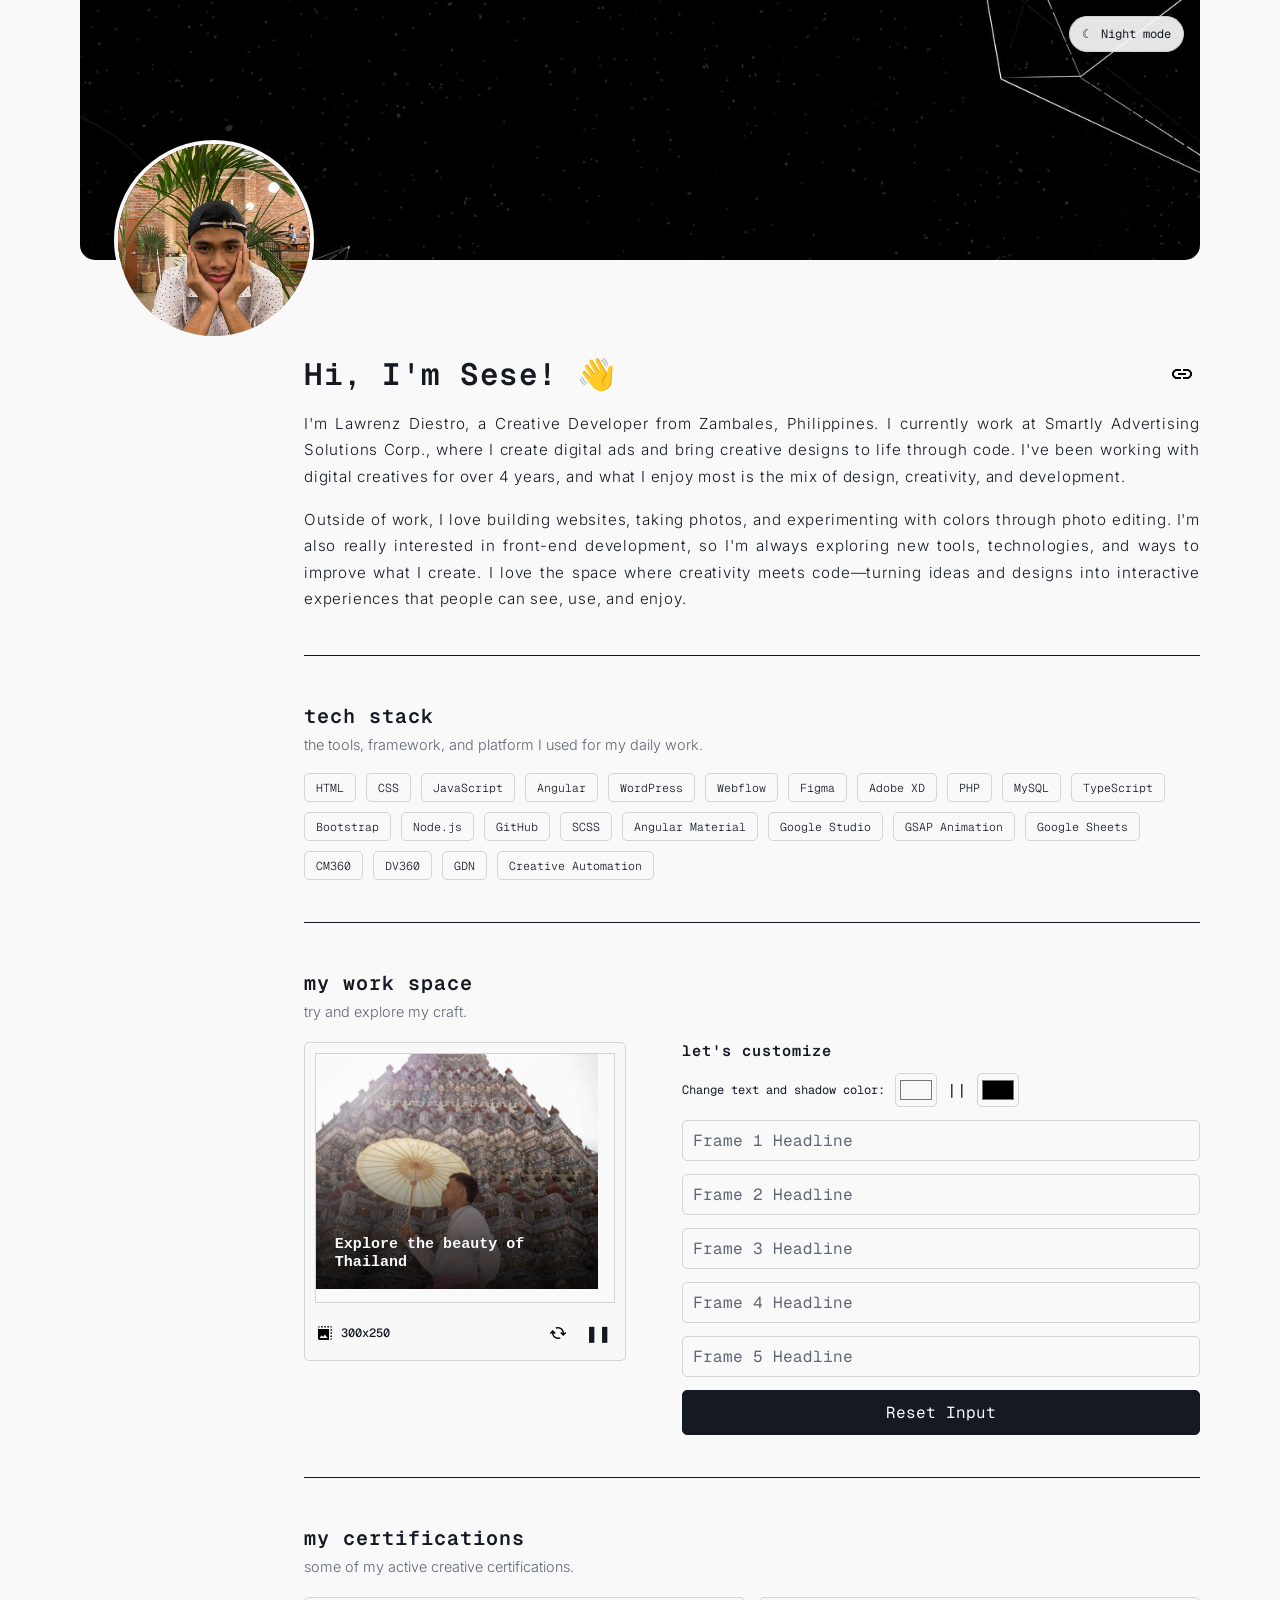
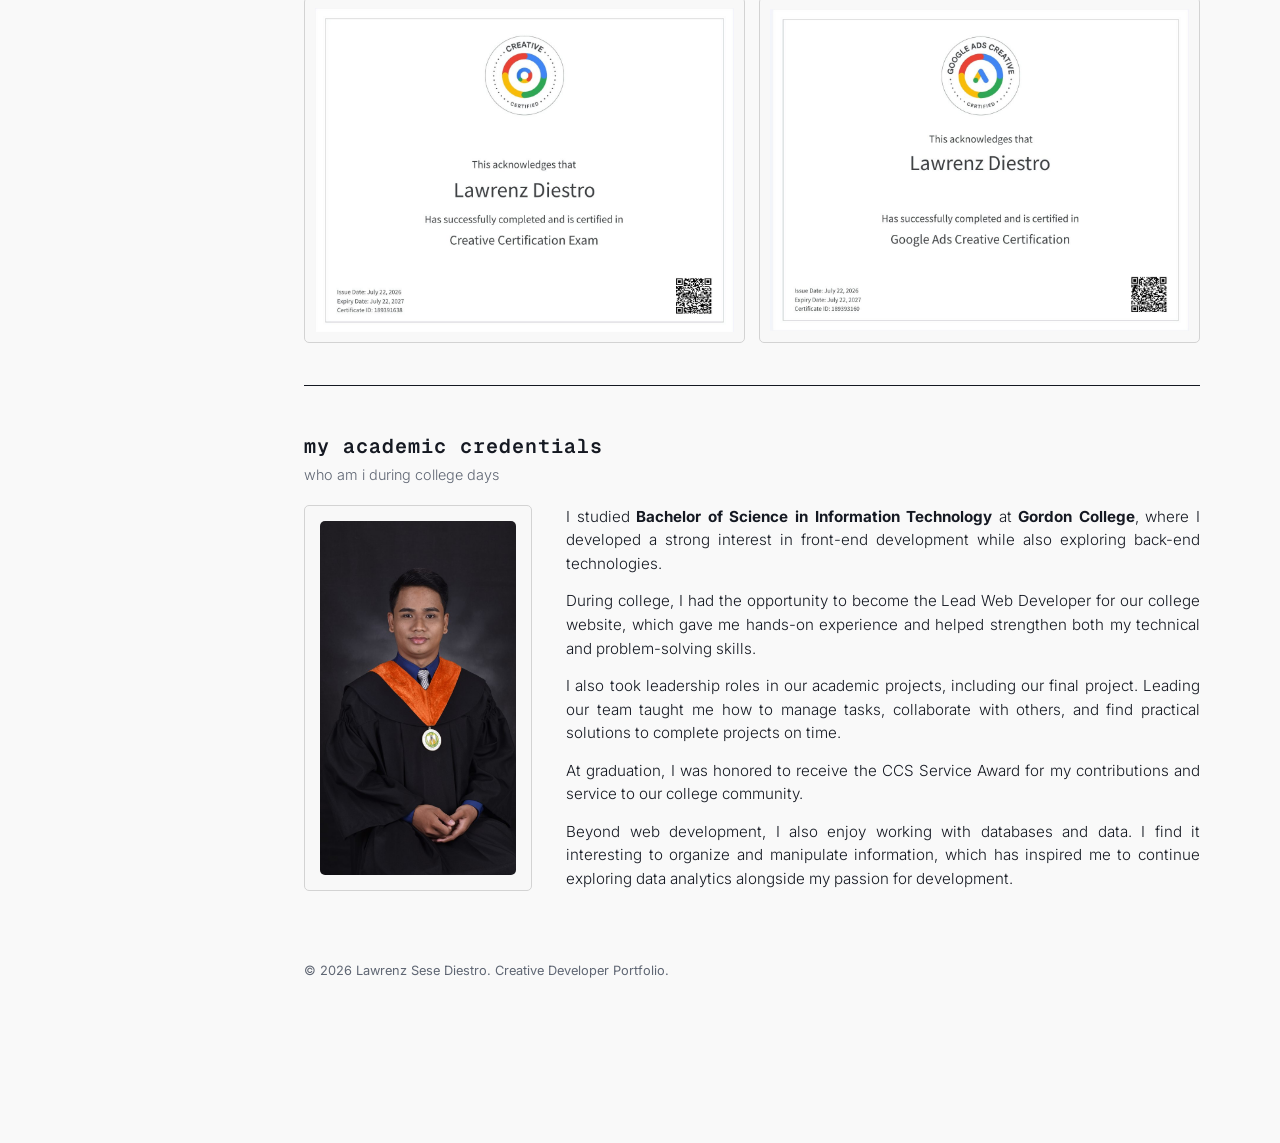
<file: diestro-portfolio-2026/index.html>
<!doctype html>
<html lang="en">
    <head>
        <meta charset="UTF-8" />
        <meta name="viewport" content="width=device-width, initial-scale=1.0" />
        <meta
            name="description"
            content="Portfolio of Lawrenz Sese Diestro, a Creative Developer from the Philippines specializing in front-end development, dynamic HTML5 creatives, GSAP animation, and creative automation."
        />
        <meta name="author" content="Lawrenz Sese Diestro" />
        <meta name="robots" content="index, follow" />
        <meta name="theme-color" content="#151922" />

        <meta property="og:type" content="website" />
        <meta property="og:title" content="Lawrenz Sese Diestro | Creative Developer Portfolio" />
        <meta
            property="og:description"
            content="Creative Developer portfolio showcasing front-end development, dynamic HTML5 ads, GSAP animation, and creative automation work."
        />
        <meta property="og:image" content="./assets/profile-pic.jpg" />

        <meta name="twitter:card" content="summary_large_image" />
        <meta name="twitter:title" content="Lawrenz Sese Diestro | Creative Developer Portfolio" />
        <meta
            name="twitter:description"
            content="Creative Developer portfolio showcasing front-end development, dynamic HTML5 ads, GSAP animation, and creative automation work."
        />
        <meta name="twitter:image" content="./assets/profile-pic.jpg" />

        <link rel="preconnect" href="https://fonts.googleapis.com" />
        <link rel="preconnect" href="https://fonts.gstatic.com" crossorigin />
        <link
            href="https://fonts.googleapis.com/css2?family=Geist+Mono:ital,wght@0,100..900;1,100..900&family=Inter:ital,opsz,wght@0,14..32,100..900;1,14..32,100..900&display=swap"
            rel="stylesheet"
        />
        <link rel="stylesheet" href="./style.css" />
        <link rel="icon" href="./assets/profile-pic.jpg" type="image/jpeg" />

        <script type="application/ld+json">
            {
                "@context": "https://schema.org",
                "@type": "Person",
                "name": "Lawrenz Sese Diestro",
                "alternateName": "Sese",
                "jobTitle": "Creative Developer",
                "address": {
                    "@type": "PostalAddress",
                    "addressCountry": "PH"
                },
                "knowsAbout": [
                    "Front-end Development",
                    "HTML5 Creative Development",
                    "GSAP Animation",
                    "Creative Automation",
                    "Dynamic Ads",
                    "Web Development"
                ]
            }
        </script>

        <title>Lawrenz Sese Diestro | Creative Developer Portfolio</title>
    </head>
    <body>
        <a class="skip-link" href="#main-content">Skip to content</a>

        <div id="body-content">
            <header id="header-container" class="site-header">
                <div id="header-background" class="hero-banner" aria-label="Portfolio hero banner">
                    <img src="./assets/bg.jpg" alt="Abstract portfolio banner background" />

                    <div id="profile-picture" class="profile-picture">
                        <img src="./assets/profile-pic.jpg" alt="Portrait of Lawrenz Sese Diestro" />
                    </div>
                </div>

                <button id="theme-toggle" class="theme-toggle" type="button" aria-label="Switch to night mode">
                    <span class="theme-icon" aria-hidden="true">☾</span>
                    <span class="theme-text">Night mode</span>
                </button>
            </header>

            <main id="main-content">
                <section id="about" class="content-section about-section" aria-labelledby="about-title">
                    <div class="section-inner about-inner">
                        <div id="about-top" class="about-top">
                            <h1 id="about-title">Hi, I'm Sese! 👋</h1>

                            <a id="connect-icon" class="connect-icon" href="#work" aria-label="View my work section">
                                <img src="./assets/link.png" alt="" aria-hidden="true" title="View my work" />
                            </a>
                        </div>

                        <div id="about-bottom" class="about-bottom">
                            <p>
                                I'm Lawrenz Diestro, a Creative Developer from Zambales, Philippines. I currently work
                                at Smartly Advertising Solutions Corp., where I create digital ads and bring creative
                                designs to life through code. I've been working with digital creatives for over 4 years,
                                and what I enjoy most is the mix of design, creativity, and development.
                            </p>
                            <p>
                                Outside of work, I love building websites, taking photos, and experimenting with colors
                                through photo editing. I'm also really interested in front-end development, so I'm always
                                exploring new tools, technologies, and ways to improve what I create. I love the space
                                where creativity meets code—turning ideas and designs into interactive experiences that
                                people can see, use, and enjoy.
                            </p>
                        </div>
                    </div>
                </section>

                <div class="divider-container" aria-hidden="true">
                    <div class="divider"></div>
                </div>

                <section id="tech-stack" class="content-section" aria-labelledby="tech-stack-title">
                    <div class="section-inner">
                        <h2 id="tech-stack-title" class="section-title">tech stack</h2>
                        <p class="section-subtitle">the tools, framework, and platform I used for my daily work.</p>

                        <div id="tech-stacks" class="tech-stacks" aria-label="Technical skills and platforms">
                            <div class="tech-box"><p>HTML</p></div>
                            <div class="tech-box"><p>CSS</p></div>
                            <div class="tech-box"><p>JavaScript</p></div>
                            <div class="tech-box"><p>Angular</p></div>
                            <div class="tech-box"><p>WordPress</p></div>
                            <div class="tech-box"><p>Webflow</p></div>
                            <div class="tech-box"><p>Figma</p></div>
                            <div class="tech-box"><p>Adobe XD</p></div>
                            <div class="tech-box"><p>PHP</p></div>
                            <div class="tech-box"><p>MySQL</p></div>
                            <div class="tech-box"><p>TypeScript</p></div>
                            <div class="tech-box"><p>Bootstrap</p></div>
                            <div class="tech-box"><p>Node.js</p></div>
                            <div class="tech-box"><p>GitHub</p></div>
                            <div class="tech-box"><p>SCSS</p></div>
                            <div class="tech-box"><p>Angular Material</p></div>
                            <div class="tech-box"><p>Google Studio</p></div>
                            <div class="tech-box"><p>GSAP Animation</p></div>
                            <div class="tech-box"><p>Google Sheets</p></div>
                            <div class="tech-box"><p>CM360</p></div>
                            <div class="tech-box"><p>DV360</p></div>
                            <div class="tech-box"><p>GDN</p></div>
                            <div class="tech-box"><p>Creative Automation</p></div>
                        </div>
                    </div>
                </section>

                <div class="divider-container" aria-hidden="true">
                    <div class="divider"></div>
                </div>

                <section id="work" class="content-section" aria-labelledby="work-title">
                    <div class="section-inner">
                        <h2 id="work-title" class="section-title">my work space</h2>
                        <p class="section-subtitle">try and explore my craft.</p>

                        <div id="animation-tab" class="animation-tab">
                            <div id="iframe-container" class="iframe-container">
                                <iframe
                                    id="sample-card"
                                    scrolling="no"
                                    src="./samples/creative.html"
                                    title="Interactive HTML5 creative ad preview"
                                    loading="lazy"
                                ></iframe>

                                <div id="iframe-control" class="iframe-control">
                                    <div id="creative-size" class="creative-size">
                                        <img src="./assets/creative-size.svg" alt="" aria-hidden="true" />
                                        <p>300x250</p>
                                    </div>

                                    <div id="reload" class="reload-actions">
                                        <button id="reload-creative" type="button" aria-label="Replay creative animation">
                                            <img src="./assets/reload.svg" alt="" aria-hidden="true" />
                                        </button>
                                        <button id="pause-creative" type="button" aria-label="Pause creative">❚❚</button>
                                    </div>
                                </div>
                            </div>

                            <form id="playground-container" class="playground-container">
                                <h3 class="section-title small-title">let's customize</h3>

                                <div id="color-picker" class="color-picker">
                                    <label id="label" class="color-label" for="headline-color">
                                        Change text and shadow color:
                                    </label>
                                    <input type="color" id="headline-color" name="headline-color" value="#f9f9f9" />
                                    <span aria-hidden="true">||</span>
                                    <label class="visually-hidden" for="gradient-color">Change gradient color</label>
                                    <input type="color" id="gradient-color" name="gradient-color" value="#000000" />
                                </div>

                                <label class="visually-hidden" for="frame1-input">Frame 1 headline</label>
                                <input
                                    type="text"
                                    placeholder="Frame 1 Headline"
                                    id="frame1-input"
                                    data-dynamic-headline
                                    data-target="frame1headline"
                                />

                                <label class="visually-hidden" for="frame2-input">Frame 2 headline</label>
                                <input
                                    type="text"
                                    placeholder="Frame 2 Headline"
                                    id="frame2-input"
                                    data-dynamic-headline
                                    data-target="frame2headline"
                                />

                                <label class="visually-hidden" for="frame3-input">Frame 3 headline</label>
                                <input
                                    type="text"
                                    placeholder="Frame 3 Headline"
                                    id="frame3-input"
                                    data-dynamic-headline
                                    data-target="frame3headline"
                                />

                                <label class="visually-hidden" for="frame4-input">Frame 4 headline</label>
                                <input
                                    type="text"
                                    placeholder="Frame 4 Headline"
                                    id="frame4-input"
                                    data-dynamic-headline
                                    data-target="frame4headline"
                                />

                                <label class="visually-hidden" for="frame5-input">Frame 5 headline</label>
                                <input
                                    type="text"
                                    placeholder="Frame 5 Headline"
                                    id="frame5-input"
                                    data-dynamic-headline
                                    data-target="frame5headline"
                                />

                                <button id="reset" type="button">Reset Input</button>
                            </form>
                        </div>
                    </div>
                </section>

                <div class="divider-container" aria-hidden="true">
                    <div class="divider"></div>
                </div>

                <section id="certifications" class="content-section" aria-labelledby="certifications-title">
                    <div class="section-inner">
                        <h2 id="certifications-title" class="section-title">my certifications</h2>
                        <p class="section-subtitle">some of my active creative certifications.</p>

                        <div id="cert-container" class="cert-container">
                            <figure class="cert-card">
                                <img
                                    src="./assets/google-cert-1.jpg"
                                    alt="Google certification earned by Lawrenz Sese Diestro"
                                    loading="lazy"
                                />
                            </figure>
                            <figure class="cert-card">
                                <img
                                    src="./assets/google-cert-2.jpg"
                                    alt="Google creative certification earned by Lawrenz Sese Diestro"
                                    loading="lazy"
                                />
                            </figure>
                        </div>
                    </div>
                </section>

                <div class="divider-container" aria-hidden="true">
                    <div class="divider"></div>
                </div>

                <section id="academic" class="content-section" aria-labelledby="academic-title">
                    <div class="section-inner">
                        <h2 id="academic-title" class="section-title">my academic credentials</h2>
                        <p class="section-subtitle">who am i during college days</p>

                        <div id="acad-container" class="acad-container">
                            <figure id="grad-image" class="grad-image">
                                <img
                                    src="./assets/_GCO 1361.jpg"
                                    alt="Lawrenz Sese Diestro during graduation"
                                    loading="lazy"
                                />
                            </figure>

                            <div id="grad-content" class="grad-content">
                                <p>
                                    I studied <strong>Bachelor of Science in Information Technology</strong> at
                                    <strong>Gordon College</strong>, where I developed a strong interest in front-end
                                    development while also exploring back-end technologies.
                                </p>
                                <p>
                                    During college, I had the opportunity to become the Lead Web Developer for our
                                    college website, which gave me hands-on experience and helped strengthen both my
                                    technical and problem-solving skills.
                                </p>
                                <p>
                                    I also took leadership roles in our academic projects, including our final project.
                                    Leading our team taught me how to manage tasks, collaborate with others, and find
                                    practical solutions to complete projects on time.
                                </p>
                                <p>
                                    At graduation, I was honored to receive the CCS Service Award for my contributions
                                    and service to our college community.
                                </p>
                                <p>
                                    Beyond web development, I also enjoy working with databases and data. I find it
                                    interesting to organize and manipulate information, which has inspired me to continue
                                    exploring data analytics alongside my passion for development.
                                </p>
                            </div>
                        </div>
                    </div>
                </section>
            </main>

            <footer id="bottom-nav" class="site-footer">
                <p>© 2026 Lawrenz Sese Diestro. Creative Developer Portfolio.</p>
            </footer>
        </div>

        <script src="./script.js" defer></script>
    </body>
</html>
</file>
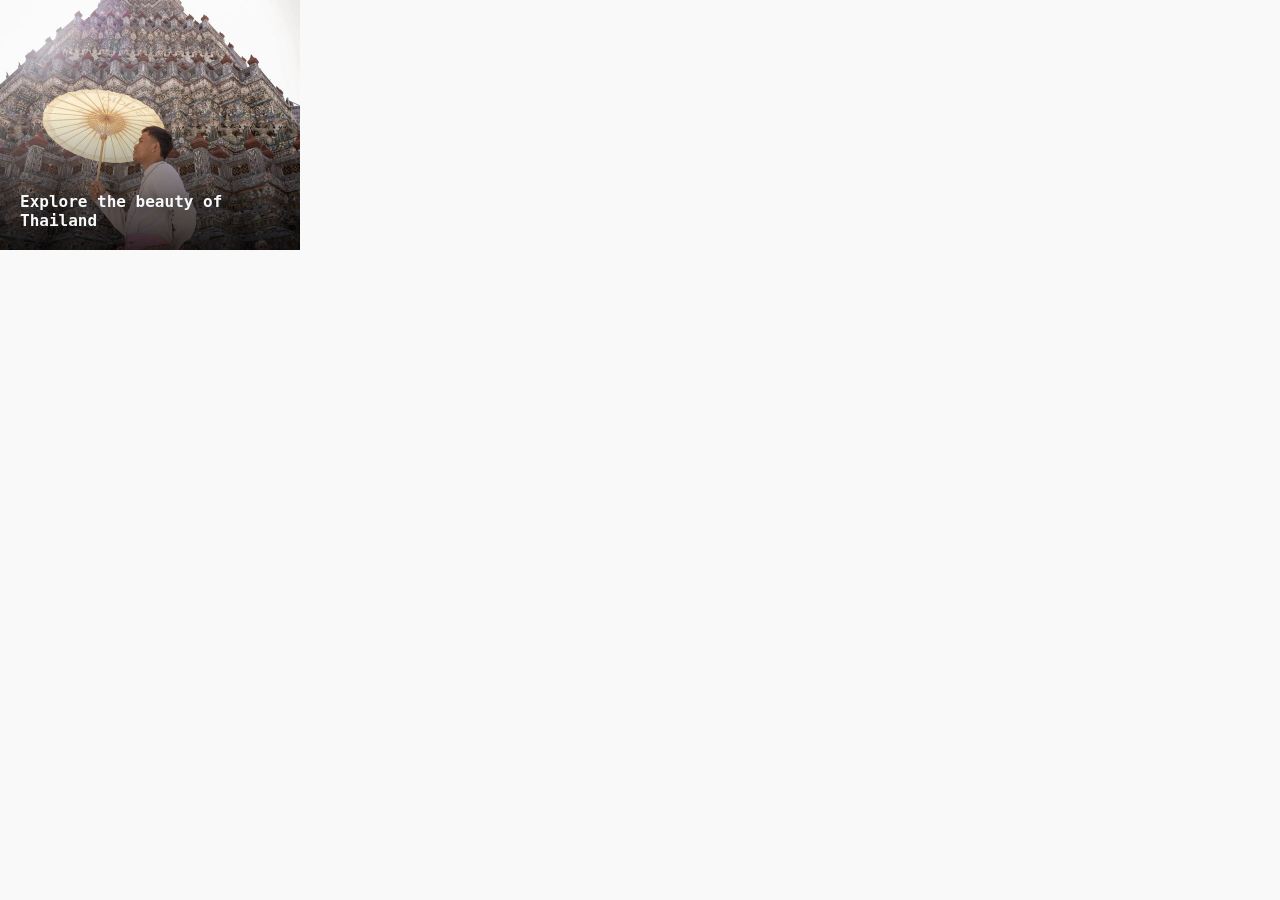
<file: diestro-portfolio-2026/samples/creative.html>
<!doctype html>
<html lang="en">
    <head>
        <meta charset="UTF-8" />
        <meta name="viewport" content="width=device-width, initial-scale=1.0" />
        <meta name="robots" content="noindex" />
        <script src="https://cdn.jsdelivr.net/npm/gsap@3.15/dist/gsap.min.js"></script>
        <link rel="stylesheet" href="../style.css" />
        <title>Interactive HTML5 Creative Preview</title>
    </head>
    <body>
        <div id="creative-card" aria-label="Animated travel creative preview">
            <img id="image1" src="../assets/sample-bg.jpg" alt="Thailand travel destination background" />
            <img id="image2" src="../assets/asset-1.jpg" alt="Cave Beach Resort in Pattaya" />
            <img id="image3" src="../assets/asset-2.jpg" alt="Sanctuary of Truth travel photo" />
            <img id="image4" src="../assets/asset-3.jpg" alt="Thai costume uniform travel photo" />
            <img id="image5" src="../assets/asset-4.jpg" alt="Wat Arun temple travel photo" />
            <div id="bottom-gradient"></div>

            <p id="frame1headline">Explore the beauty of <br />Thailand</p>
            <p id="frame2headline">Cave Beach Resort, <br />Pattaya</p>
            <p id="frame3headline">Sanctuary of Truth</p>
            <p id="frame4headline">Thai Costume Uniform</p>
            <p id="frame5headline">Wat Arun</p>
        </div>

        <script src="./creative.js"></script>
    </body>
</html>
</file>
<file: diestro-portfolio-2026/style.css>
:root {
    --color-dark: #151922;
    --color-light: #f9f9f9;
    --color-border: #d3d3d3;
    --color-muted: #5f6673;
    --page-bg: var(--color-light);
    --text-color: var(--color-dark);
    --surface-bg: rgba(249, 249, 249, 0.92);
    --soft-surface: rgba(211, 211, 211, 0.22);
    --divider-color: var(--color-dark);
    --font-heading: "Geist Mono", monospace;
    --font-body: "Inter", sans-serif;
    --container-width: min(1120px, calc(100% - 32px));
    --content-offset: 20%;
    --radius-sm: 5px;
    --radius-md: 12px;
    --transition: 0.3s ease;
}

body.dark-theme {
    --page-bg: var(--color-dark);
    --text-color: var(--color-light);
    --surface-bg: rgba(21, 25, 34, 0.92);
    --soft-surface: rgba(249, 249, 249, 0.07);
    --divider-color: var(--color-border);
    --color-muted: #d3d3d3;
}

* {
    box-sizing: border-box;
    margin: 0;
    padding: 0;
    scroll-behavior: smooth;
}

html {
    font-size: 16px;
}

body {
    min-width: 320px;
    overflow-x: hidden;
    background-color: var(--page-bg);
    color: var(--text-color);
    font-family: var(--font-heading);
    transition:
        background-color var(--transition),
        color var(--transition);
}

button,
input {
    font: inherit;
}

button {
    cursor: pointer;
}

img {
    display: block;
    max-width: 100%;
}

.skip-link {
    position: fixed;
    top: 12px;
    left: 12px;
    z-index: 100;
    transform: translateY(-150%);
    background-color: var(--color-dark);
    color: var(--color-light);
    padding: 10px 14px;
    border-radius: var(--radius-sm);
    text-decoration: none;
    transition: transform var(--transition);
}

.skip-link:focus {
    transform: translateY(0);
}

.visually-hidden {
    position: absolute;
    width: 1px;
    height: 1px;
    padding: 0;
    margin: -1px;
    overflow: hidden;
    clip: rect(0, 0, 0, 0);
    white-space: nowrap;
    border: 0;
}

#body-content {
    width: 100%;
    min-height: 100vh;
    margin: auto;
    display: flex;
    flex-direction: column;
}

.site-header {
    width: var(--container-width);
    margin: 0 auto;
    position: relative;
}

.hero-banner {
    width: 100%;
    height: clamp(180px, 28vw, 260px);
    position: relative;
}

.hero-banner > img {
    width: 100%;
    height: 100%;
    object-fit: cover;
    border-radius: 0 0 15px 15px;
}

.profile-picture {
    position: absolute;
    width: clamp(120px, 17vw, 200px);
    aspect-ratio: 1 / 1;
    border-radius: 50%;
    overflow: hidden;
    display: flex;
    top: 54%;
    left: clamp(12px, 3vw, 34px);
    border: 4px solid var(--page-bg);
    background-color: var(--page-bg);
    transition:
        border-color var(--transition),
        background-color var(--transition);
}

.profile-picture img {
    width: 100%;
    height: 100%;
    object-fit: cover;
}

.theme-toggle {
    position: absolute;
    top: 16px;
    right: 16px;
    display: inline-flex;
    align-items: center;
    gap: 8px;
    border: 1px solid var(--color-border);
    background-color: var(--surface-bg);
    color: var(--text-color);
    padding: 9px 12px;
    border-radius: 999px;
    font-size: 12px;
    transition:
        background-color var(--transition),
        color var(--transition),
        border-color var(--transition),
        transform var(--transition);
}

.theme-toggle:hover,
.theme-toggle:focus-visible {
    transform: translateY(-2px);
}

main {
    width: 100%;
}

.content-section,
.divider-container {
    width: var(--container-width);
    margin: 0 auto;
    display: flex;
    justify-content: flex-end;
}

.content-section {
    padding-top: clamp(28px, 4vw, 48px);
}

.about-section {
    padding-top: clamp(76px, 10vw, 96px);
}

.section-inner {
    width: calc(100% - var(--content-offset));
    display: flex;
    flex-direction: column;
    align-items: flex-start;
}

.about-top {
    width: 100%;
    display: flex;
    align-items: center;
    justify-content: space-between;
    gap: 18px;
}

.about-top h1 {
    font-size: clamp(1.35rem, 2.4vw, 1.95rem);
    line-height: 1.2;
    letter-spacing: 1.5px;
    font-weight: 600;
}

.connect-icon {
    flex: 0 0 auto;
    display: inline-flex;
    padding: 6px;
    border-radius: 50%;
    transition:
        background-color var(--transition),
        transform var(--transition);
}

.connect-icon:hover,
.connect-icon:focus-visible {
    background-color: var(--soft-surface);
    transform: translateY(-2px);
}

.about-bottom {
    width: 100%;
    margin-top: 18px;
    display: grid;
    gap: 16px;
}

.about-bottom p,
.section-subtitle,
.grad-content p,
.site-footer p {
    font-family: var(--font-body);
}

.about-bottom p {
    font-size: clamp(0.82rem, 1.4vw, 0.95rem);
    font-weight: 300;
    letter-spacing: 0.8px;
    line-height: 1.75;
    text-align: justify;
}

.divider-container {
    margin-top: clamp(24px, 4vw, 42px);
}

.divider {
    width: calc(100% - var(--content-offset));
    height: 1px;
    background-color: var(--divider-color);
    transition: background-color var(--transition);
}

.section-title {
    margin-top: 0;
    font-size: clamp(1rem, 1.7vw, 1.25rem);
    line-height: 1.2;
    font-weight: 600;
    letter-spacing: 1px;
    text-transform: lowercase;
}

.section-title.small-title {
    font-size: 0.95rem;
}

.section-subtitle {
    margin-top: 8px;
    font-weight: 300;
    font-size: clamp(0.78rem, 1.2vw, 0.9rem);
    color: var(--color-muted);
    transition: color var(--transition);
}

.tech-stacks {
    margin-top: 20px;
    width: 100%;
    display: flex;
    flex-wrap: wrap;
    gap: 10px;
}

.tech-box {
    border: 1px solid var(--color-border);
    padding: 6px 11px;
    border-radius: var(--radius-sm);
    cursor: default;
    background-color: transparent;
    transition:
        background-color var(--transition),
        color var(--transition),
        transform var(--transition),
        border-color var(--transition);
}

.tech-box:hover,
.tech-box:focus-within {
    background-color: var(--color-dark);
    color: var(--color-light);
    transform: translateY(-3px);
    border-color: var(--color-dark);
}

body.dark-theme .tech-box:hover,
body.dark-theme .tech-box:focus-within {
    background-color: var(--color-light);
    color: var(--color-dark);
    border-color: var(--color-light);
}

.tech-box p {
    font-weight: 300;
    font-size: 0.72rem;
}

.animation-tab {
    margin-top: 22px;
    width: 100%;
    display: grid;
    grid-template-columns: minmax(300px, max-content) minmax(260px, 1fr);
    align-items: start;
    gap: clamp(24px, 5vw, 56px);
}

.iframe-container {
    width: fit-content;
    max-width: 100%;
    height: auto;
    padding: 10px;
    border: 1px solid var(--color-border);
    border-radius: var(--radius-sm);
    overflow-x: auto;
    background-color: var(--surface-bg);
    transition:
        background-color var(--transition),
        border-color var(--transition);
}

#sample-card {
    width: 300px;
    height: 250px;
    border: 1px solid var(--color-border);
    background-color: var(--color-light);
}

.iframe-control {
    display: flex;
    justify-content: space-between;
    align-items: center;
    gap: 12px;
    padding-top: 8px;
}

.iframe-control p {
    font-size: 0.75rem;
    font-weight: 500;
}

.creative-size,
.reload-actions {
    display: flex;
    align-items: center;
    gap: 6px;
}

.reload-actions button,
#reload-creative,
#pause-creative {
    min-width: 34px;
    min-height: 34px;
    display: inline-flex;
    align-items: center;
    justify-content: center;
    background: transparent;
    color: var(--text-color);
    border: 1px solid transparent;
    border-radius: var(--radius-sm);
    transition:
        background-color var(--transition),
        border-color var(--transition),
        color var(--transition);
}

.reload-actions button:hover,
.reload-actions button:focus-visible {
    background-color: var(--soft-surface);
    border-color: var(--color-border);
}

.playground-container {
    display: flex;
    flex-direction: column;
    gap: 13px;
    width: 100%;
    margin: 0;
}

.playground-container input[type="text"] {
    width: 100%;
    background-color: var(--page-bg);
    color: var(--text-color);
    border: 1px solid var(--color-border);
    padding: 9px 10px;
    border-radius: var(--radius-sm);
    transition:
        background-color var(--transition),
        color var(--transition),
        border-color var(--transition);
}

.playground-container input::placeholder {
    color: var(--color-muted);
}

input:focus,
button:focus-visible,
a:focus-visible {
    outline: 2px solid var(--color-border);
    outline-offset: 2px;
}

.color-picker {
    display: flex;
    flex-wrap: wrap;
    gap: 10px;
    align-items: center;
}

.color-label {
    font-size: 0.75rem;
    letter-spacing: 0;
}

#headline-color,
#gradient-color {
    width: 42px;
    height: 34px;
    padding: 2px;
    background-color: transparent;
    border: 1px solid var(--color-border);
    border-radius: var(--radius-sm);
}

#reset {
    background-color: var(--color-dark);
    border: 1px solid var(--color-dark);
    padding: 11px 14px;
    color: var(--color-light);
    border-radius: var(--radius-sm);
    transition:
        background-color var(--transition),
        color var(--transition),
        border-color var(--transition),
        transform var(--transition);
}

#reset:hover,
#reset:focus-visible {
    transform: translateY(-2px);
}

body.dark-theme #reset {
    background-color: var(--color-light);
    border-color: var(--color-light);
    color: var(--color-dark);
}

.cert-container {
    width: 100%;
    margin-top: 22px;
    display: grid;
    grid-template-columns: repeat(2, minmax(0, 1fr));
    gap: 14px;
}

.cert-card {
    width: 100%;
    min-height: 220px;
    border: 1px solid var(--color-border);
    padding: 10px;
    border-radius: var(--radius-sm);
    background-color: var(--surface-bg);
    transition:
        background-color var(--transition),
        border-color var(--transition);
}

.cert-card img {
    width: 100%;
    height: 100%;
    min-height: 220px;
    object-fit: contain;
}

.acad-container {
    width: 100%;
    display: grid;
    grid-template-columns: minmax(220px, 0.36fr) 1fr;
    align-items: stretch;
    margin-top: 22px;
    gap: clamp(20px, 3vw, 34px);
}

.grad-image {
    width: 100%;
    min-height: 320px;
    border: 1px solid var(--color-border);
    padding: 15px;
    border-radius: var(--radius-sm);
    background-color: var(--surface-bg);
    transition:
        background-color var(--transition),
        border-color var(--transition);
}

.grad-image img {
    width: 100%;
    height: 100%;
    object-fit: cover;
    border-radius: var(--radius-sm);
    object-position: center 20%;
}

.grad-content {
    width: 100%;
    display: flex;
    flex-direction: column;
    gap: 14px;
}

.grad-content p {
    font-size: clamp(0.84rem, 1.3vw, 0.95rem);
    line-height: 1.55;
    font-weight: 300;
    text-align: justify;
}

.site-footer {
    width: var(--container-width);
    margin: clamp(40px, 8vw, 72px) auto 0;
    min-height: 180px;
    display: flex;
    align-items: flex-start;
    justify-content: flex-end;
    color: var(--color-muted);
}

.site-footer p {
    width: calc(100% - var(--content-offset));
    font-size: 0.8rem;
}

/* Sample Creative CSS */

#creative-card {
    width: 300px;
    height: 250px;
    position: relative;
    overflow: hidden;
    background-color: #151922;
}

#creative-card img {
    width: 100%;
    height: 100%;
    object-fit: cover;
}

#image1,
#image2,
#image3,
#image4,
#image5 {
    position: absolute;
    top: 0;
    left: 0;
    width: 100%;
    height: 100%;
    object-fit: cover;
}

#frame1headline,
#frame2headline,
#frame3headline,
#frame4headline,
#frame5headline {
    position: absolute;
    bottom: 20px;
    left: 20px;
    color: #f9f9f9;
    font-weight: 700;
    max-width: 240px;
    line-height: 1.15;
    text-shadow: 0 2px 8px rgba(21, 25, 34, 0.55);
}

#bottom-gradient {
    position: absolute;
    inset: 0;
    background: linear-gradient(to top, rgba(0, 0, 0, 0.8) 0%, rgba(0, 0, 0, 0.45) 25%, rgba(0, 0, 0, 0) 55%);
    pointer-events: none;
}

@media (max-width: 1024px) {
    :root {
        --container-width: min(100% - 28px, 960px);
        --content-offset: 14%;
    }

    .animation-tab {
        grid-template-columns: 1fr;
    }

    .iframe-container {
        justify-self: start;
    }
}

@media (max-width: 768px) {
    :root {
        --content-offset: 0%;
    }

    .site-header,
    .content-section,
    .divider-container,
    .site-footer {
        width: min(100% - 24px, 680px);
    }

    .hero-banner {
        height: clamp(170px, 38vw, 230px);
    }

    .about-section {
        padding-top: clamp(70px, 14vw, 96px);
    }

    .about-top {
        align-items: flex-start;
    }

    .divider,
    .section-inner,
    .site-footer p {
        width: 100%;
    }

    .cert-container,
    .acad-container {
        grid-template-columns: 1fr;
    }

    .cert-card,
    .cert-card img {
        min-height: 180px;
    }

    .grad-image {
        min-height: 360px;
    }
}

@media (max-width: 560px) {
    .site-header,
    .content-section,
    .divider-container,
    .site-footer {
        width: min(100% - 20px, 460px);
    }

    .theme-toggle {
        top: 10px;
        right: 10px;
        padding: 8px 10px;
    }

    .theme-text {
        display: none;
    }

    .profile-picture {
        width: 116px;
        top: 62%;
        left: 50%;
        transform: translateX(-50%);
    }

    .about-section {
        padding-top: 86px;
    }

    .about-top {
        justify-content: center;
        text-align: center;
    }

    .connect-icon {
        display: none;
    }

    .about-bottom p,
    .grad-content p {
        text-align: left;
    }

    .tech-stacks {
        gap: 8px;
    }

    .tech-box {
        padding: 6px 9px;
    }

    .iframe-container {
        width: 100%;
    }

    #sample-card {
        display: block;
        margin: 0 auto;
    }

    .color-picker {
        align-items: flex-start;
    }

    .color-label {
        width: 100%;
    }

    .grad-image {
        min-height: 300px;
    }
}

@media (max-width: 360px) {
    .site-header,
    .content-section,
    .divider-container,
    .site-footer {
        width: calc(100% - 16px);
    }

    #sample-card,
    #creative-card {
        transform: scale(0.94);
        transform-origin: top left;
    }

    .iframe-container {
        min-height: 292px;
    }
}

@media (prefers-reduced-motion: reduce) {
    *,
    *::before,
    *::after {
        scroll-behavior: auto !important;
        transition-duration: 0.01ms !important;
        animation-duration: 0.01ms !important;
        animation-iteration-count: 1 !important;
    }
}
</file>
